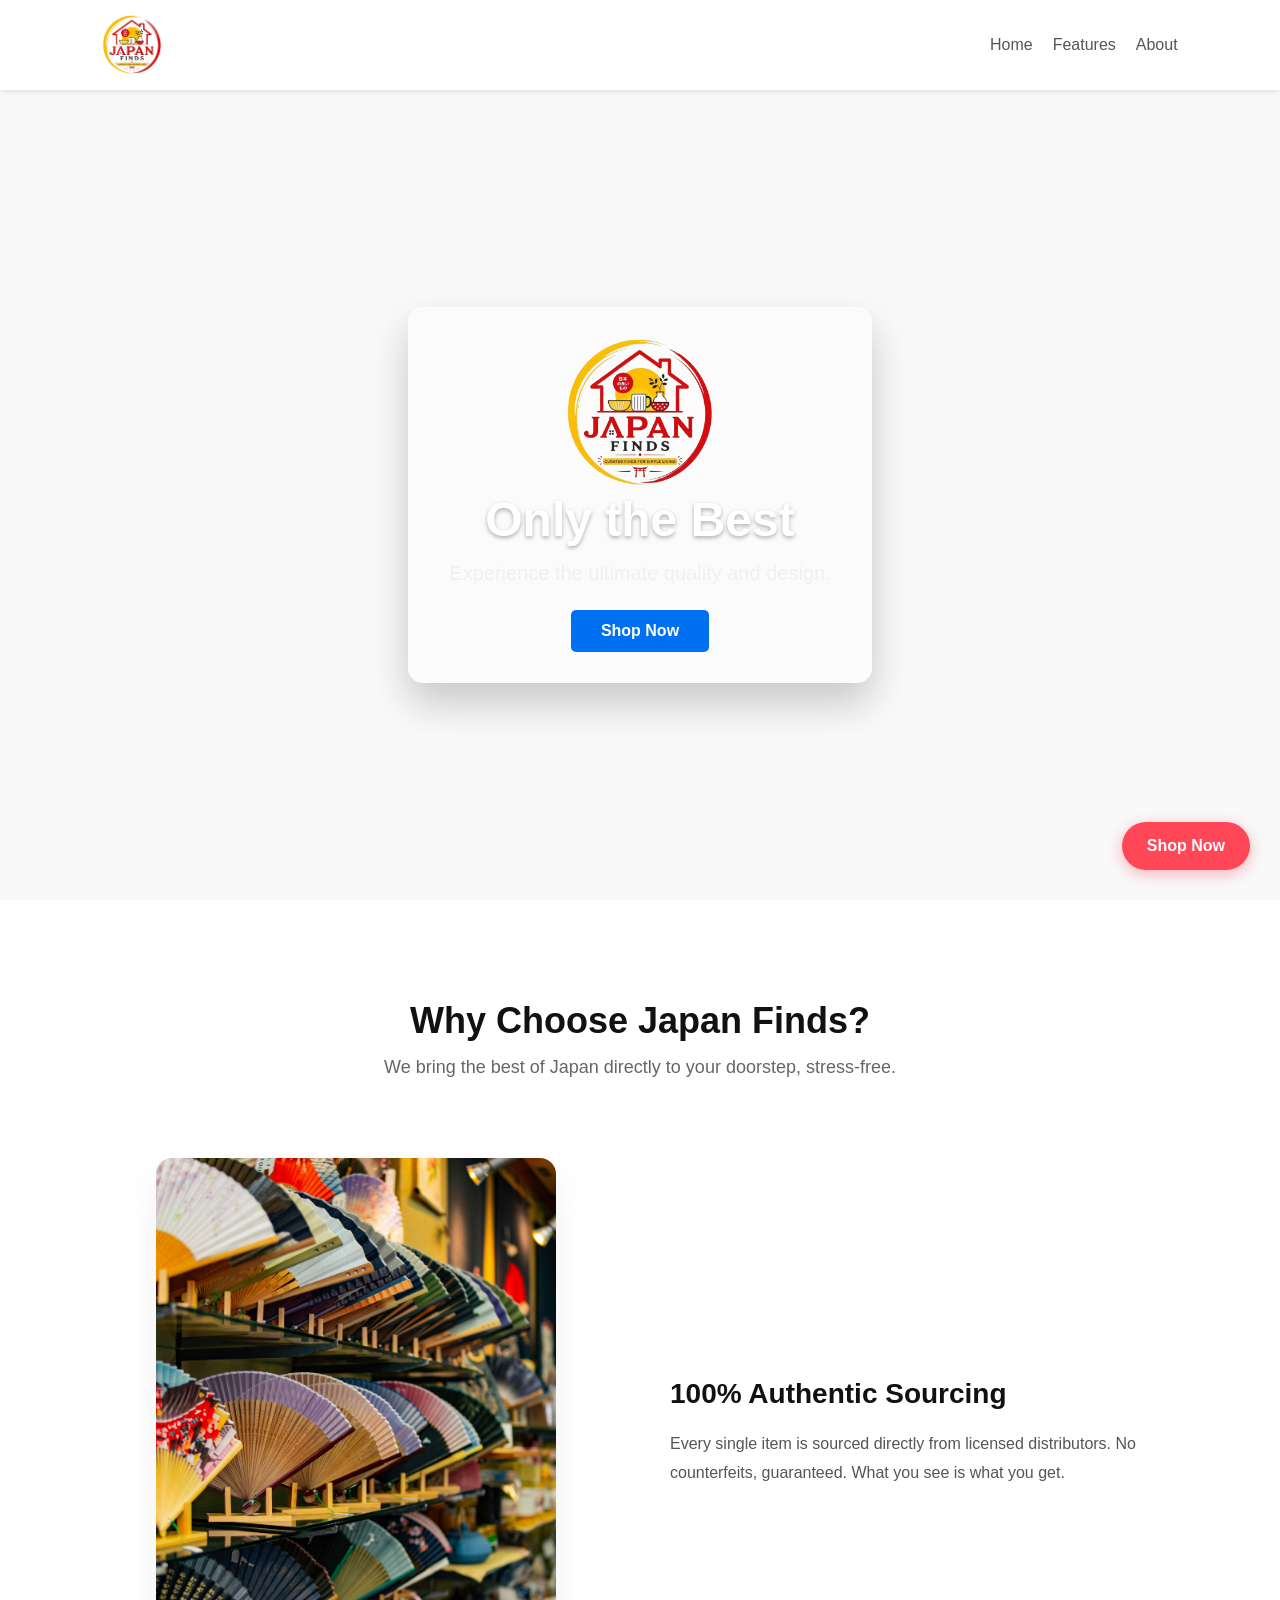
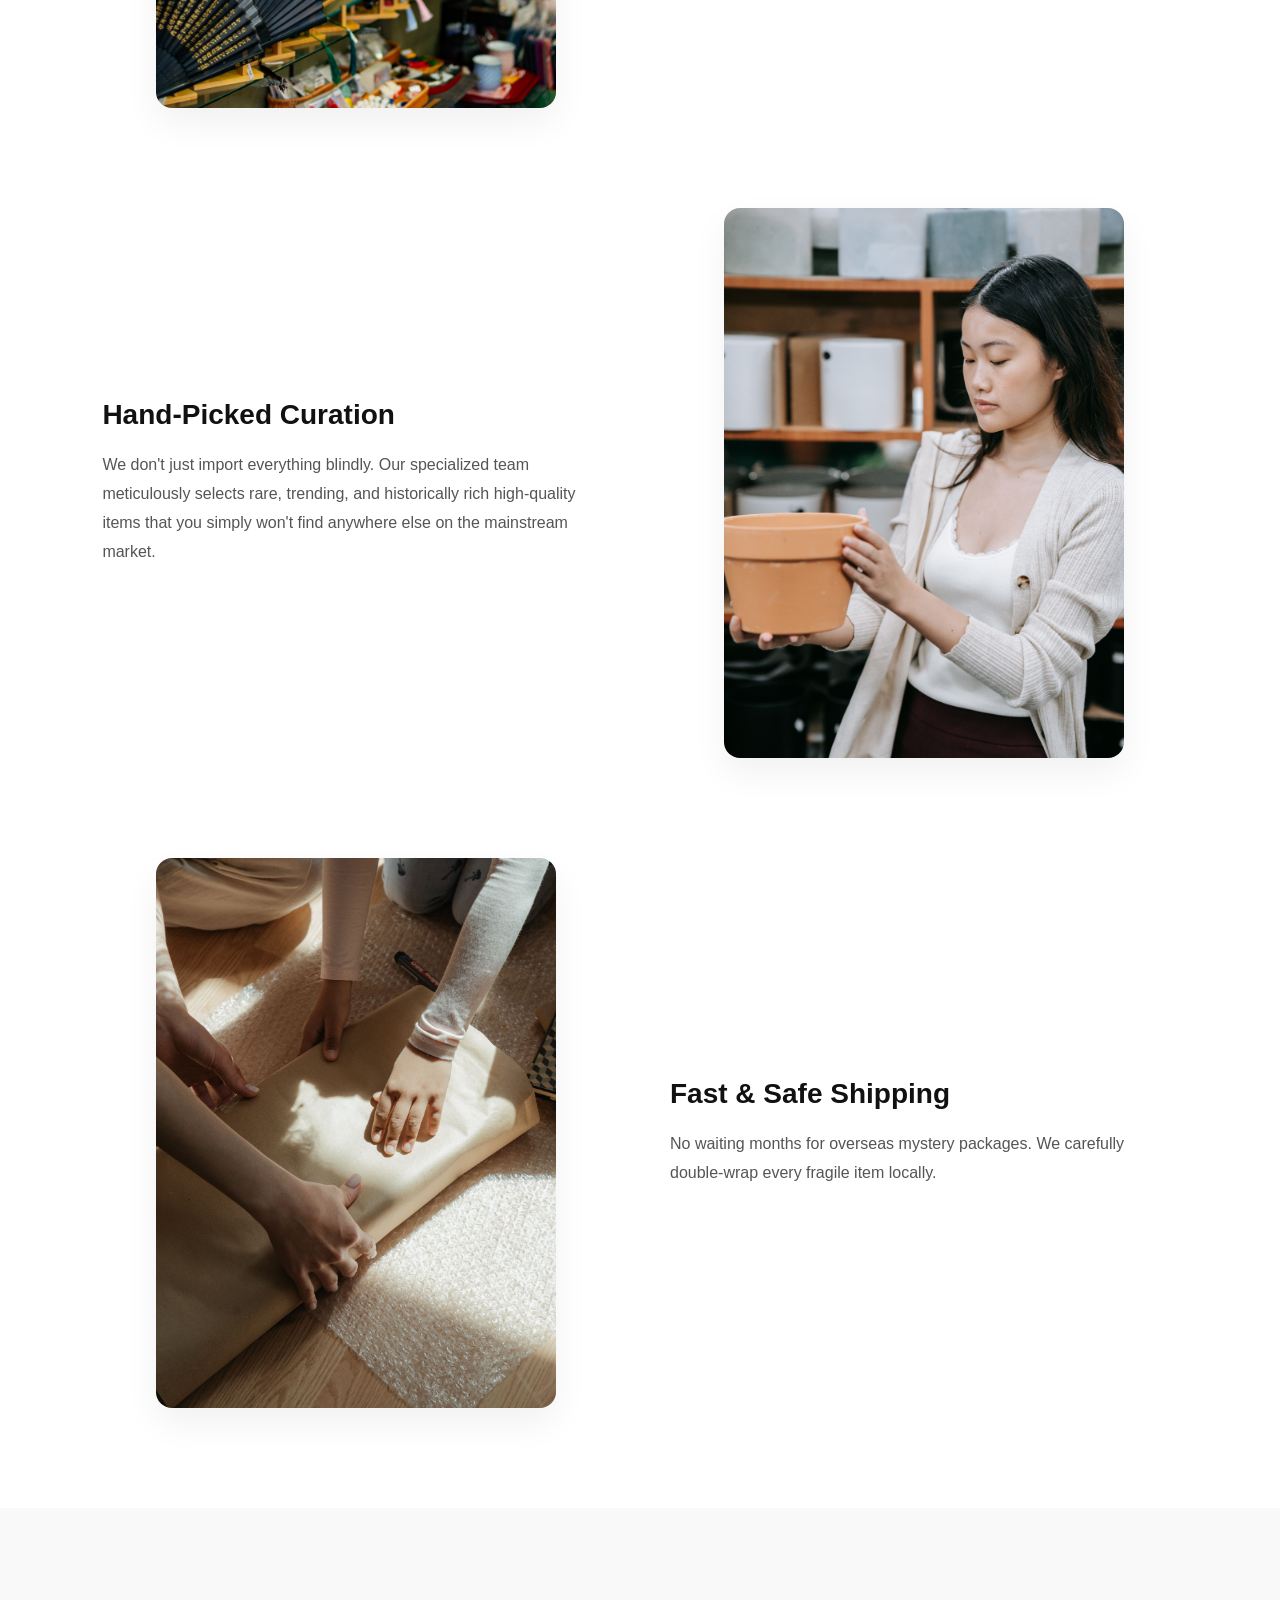
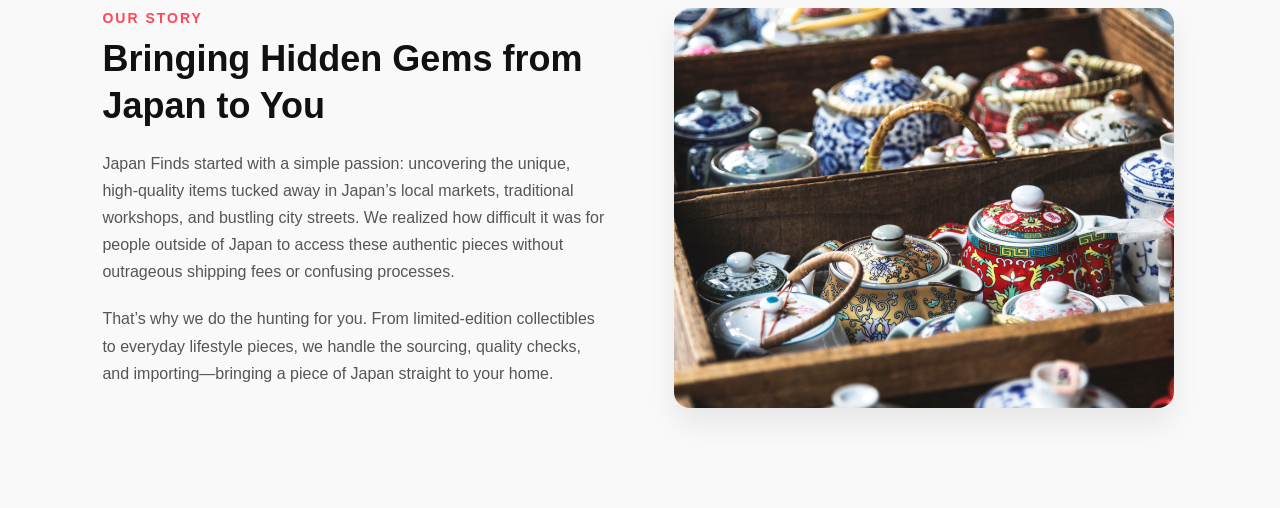
<file: index.html>
<!DOCTYPE html>
<html lang="en">
<head>
    <meta charset="UTF-8">
    <meta name="viewport" content="width=device-width, initial-scale=1.0">
    <title>Japan Finds</title>
    <link rel="icon" type="image/x-icon" href="Images/JapanFindsLogo.png">
    <link rel="stylesheet" href="yelah.css">
</head>
<body>

    <header class="navbar">
        <div class="logo"><img src="Images/JapanFindsLogo.png" alt="Japan Finds Logo"></div>
        <nav>
            <ul class="nav-links">
                <li><a href="#home">Home</a></li>
                <li><a href="#features">Features</a></li>
                <li><a href="#about">About</a></li>
            </ul>
        </nav>
    </header>

    <section id="home" class="hero-section">
        <div class="hero-content">
            <img src="Images/JapanFindsLogo.png" class="hero-logo">

            <h1>Only the Best</h1>
            <p>Experience the ultimate quality and design.</p>
            <a class="hero-btn" href="https://www.facebook.com/profile.php?id=61590052696193&sk=photos">Shop Now</a>
        </div>
    </section>

    <!-- Why Choose Us Section -->
    <section class="features-section" id="features">
        <div class="section-header">
            <h2>Why Choose Japan Finds?</h2>
            <p>We bring the best of Japan directly to your doorstep, stress-free.</p>
        </div>

        <div class="features-container">
            <div class="feature-row">
                <div class="feature-image-box">
                    <img src="Images/AuthenticSource.jpg" alt="100% Authentic Products" class="feature-img">
                </div>
                <div class="feature-text-box">
                    <h3>100% Authentic Sourcing</h3>
                    <p>Every single item is sourced directly from licensed distributors. No counterfeits, guaranteed. What you see is what you get.</p>
                </div>
            </div>

            <div class="feature-row">
                <div class="feature-image-box">
                    <img src="Images/HandPicked.jpg" alt="Hand-Picked Curation" class="feature-img">
                </div>
                <div class="feature-text-box">
                    <h3>Hand-Picked Curation</h3>
                    <p>We don't just import everything blindly. Our specialized team meticulously selects rare, trending, and historically rich high-quality items that you simply won't find anywhere else on the mainstream market.</p>
                </div>
            </div>

            <div class="feature-row">
                <div class="feature-image-box">
                    <img src="Images/DoubleWrap.jpg" alt="Fast & Safe Shipping" class="feature-img">
                </div>
                <div class="feature-text-box">
                    <h3>Fast & Safe Shipping</h3>
                    <p>No waiting months for overseas mystery packages. We carefully double-wrap every fragile item locally.</p>
                </div>
            </div>
        </div>
    </section>
    
    <section class="about-section" id="about">
        <div class="about-container">
            
            <div class="about-text">
                <span>Our Story</span>
                <h2>Bringing Hidden Gems from Japan to You</h2>
                <p>
                    Japan Finds started with a simple passion: uncovering the unique, high-quality items tucked away in Japan’s local markets, traditional workshops, and bustling city streets. We realized how difficult it was for people outside of Japan to access these authentic pieces without outrageous shipping fees or confusing processes.
                </p>
                <p>
                    That’s why we do the hunting for you. From limited-edition collectibles to everyday lifestyle pieces, we handle the sourcing, quality checks, and importing—bringing a piece of Japan straight to your home.
                </p>
            </div>

            <div class="about-image-box">
                <img src="Images/OurStory.jpg" alt="Sourcing products in Japan" class="about-img">
            </div>

        </div>
    </section>

    <a class="floating-btn" href="https://www.facebook.com/profile.php?id=61590052696193&sk=photos">Shop Now</a>

</body>
</html>
</file>
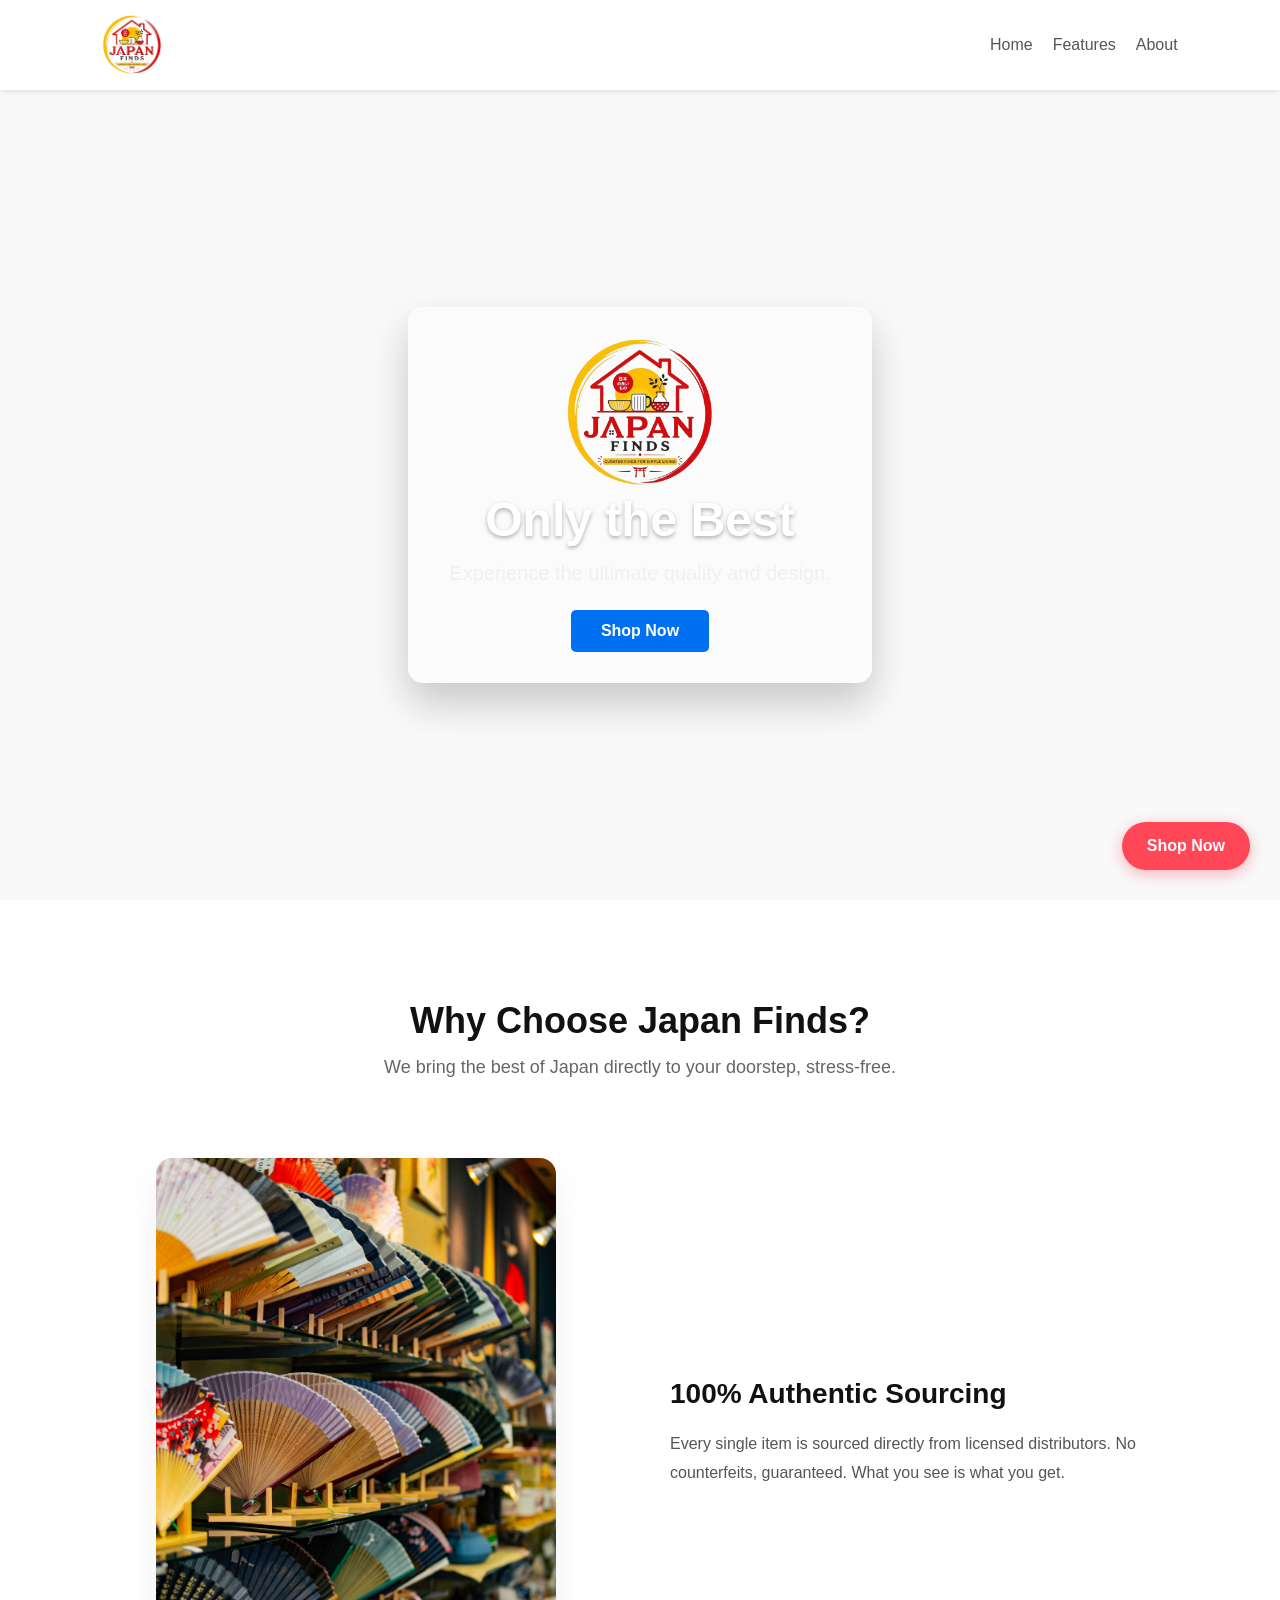
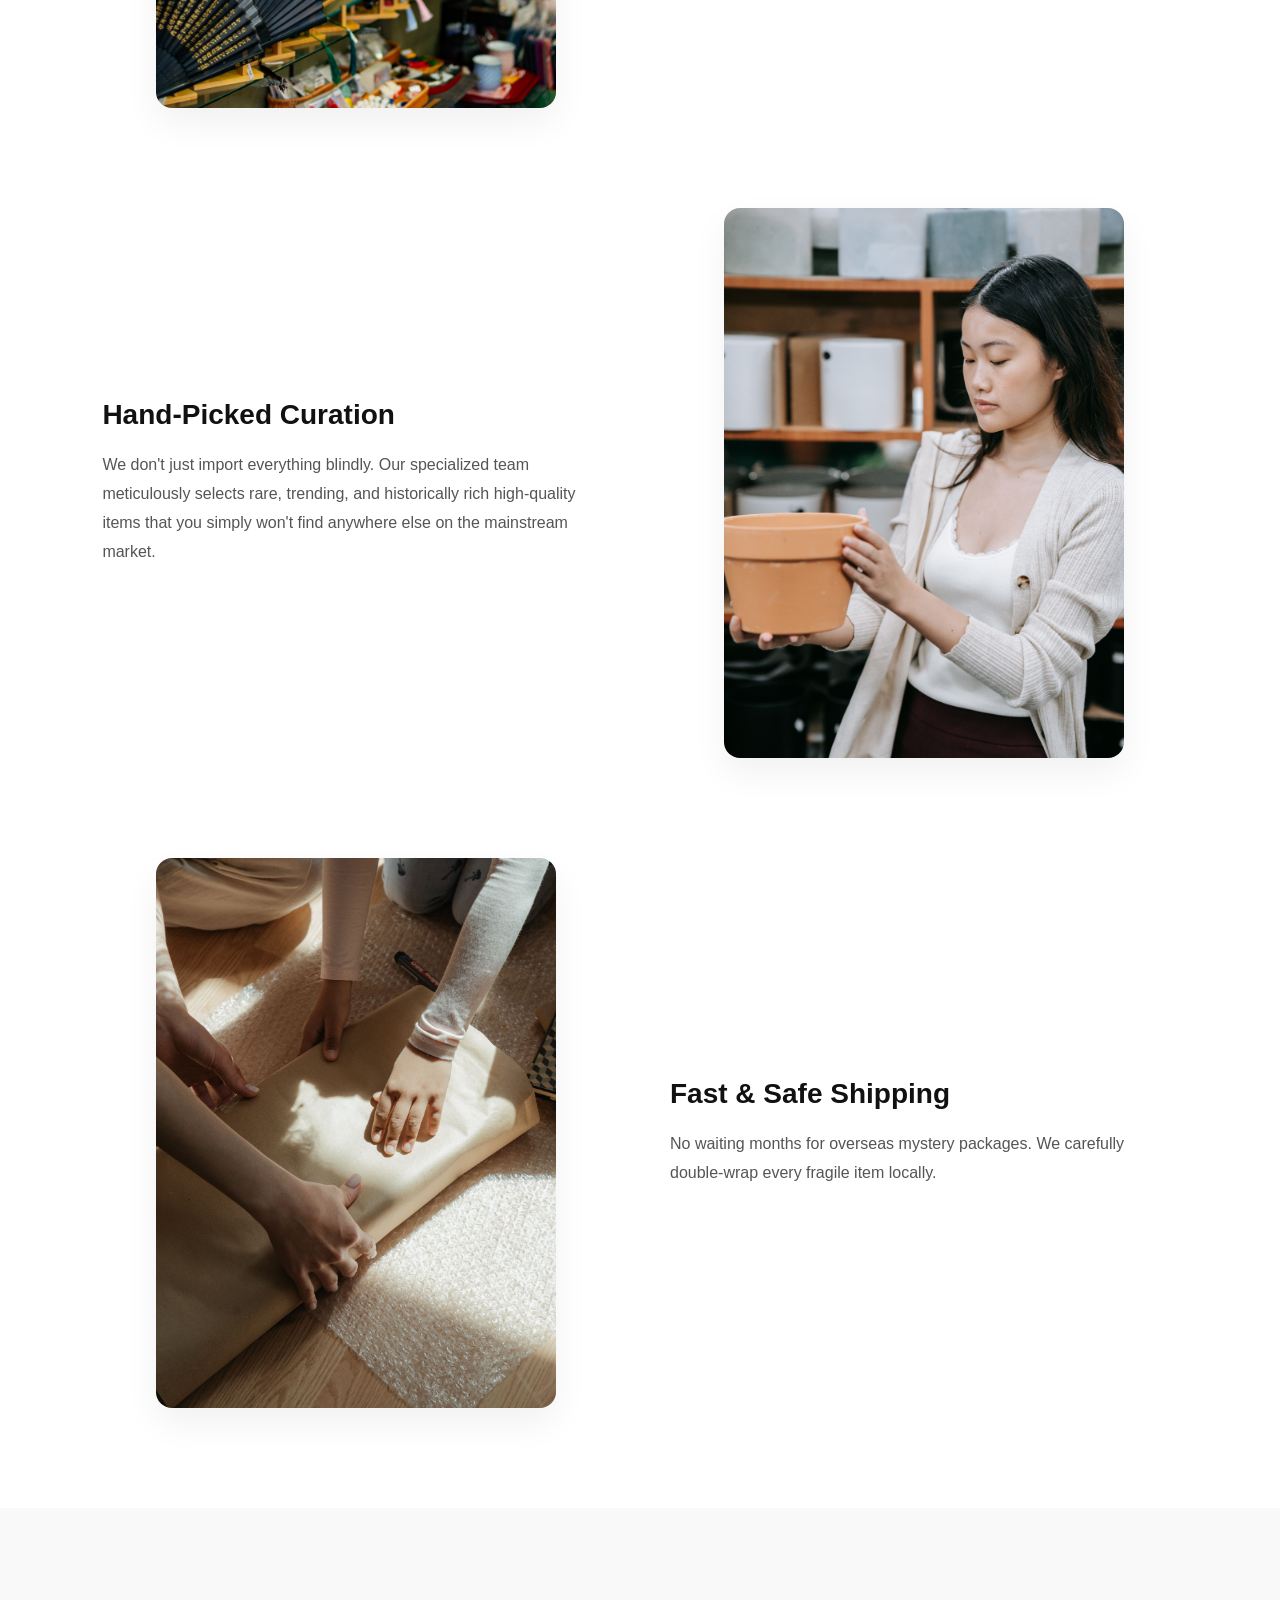
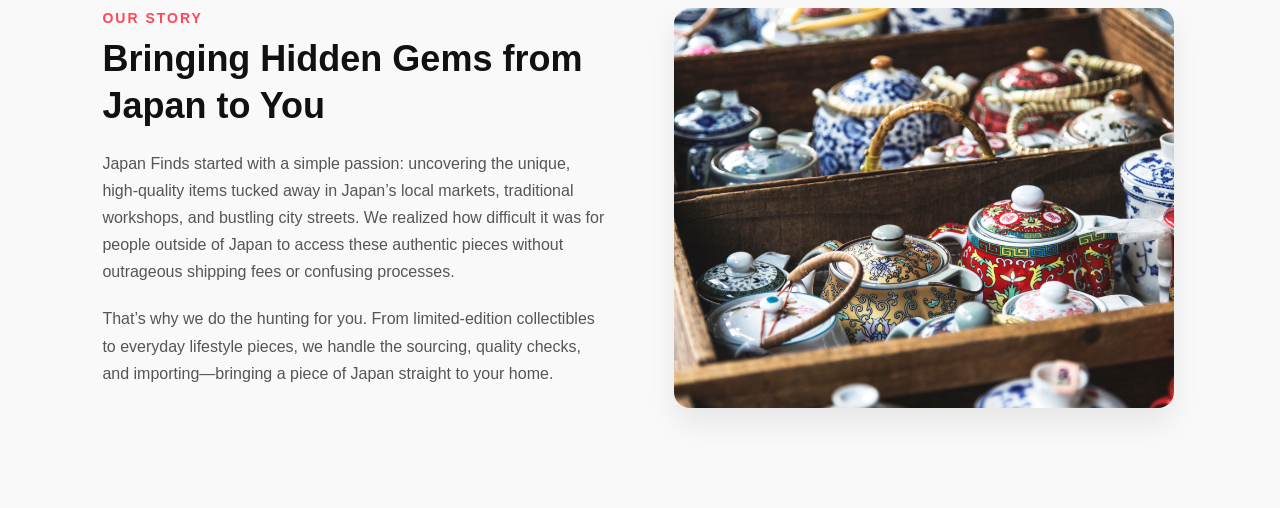
<file: yelah.html>
<!DOCTYPE html>
<html lang="en">
<head>
    <meta charset="UTF-8">
    <meta name="viewport" content="width=device-width, initial-scale=1.0">
    <title>Japan FInds</title>
    <link rel="stylesheet" href="yelah.css">
</head>
<body>

    <header class="navbar">
        <div class="logo"><img src="Images/JapanFindsLogo.png" alt="Japan Finds Logo"></div>
        <nav>
            <ul class="nav-links">
                <li><a href="#home">Home</a></li>
                <li><a href="#features">Features</a></li>
                <li><a href="#about">About</a></li>
            </ul>
        </nav>
    </header>

    <section id="home" class="hero-section">
        <div class="hero-content">
            <img src="Images/JapanFindsLogo.png" class="hero-logo">

            <h1>Only the Best</h1>
            <p>Experience the ultimate quality and design.</p>
            <a class="hero-btn" href="https://www.facebook.com/profile.php?id=61590052696193&sk=photos">Shop Now</a>
        </div>
    </section>

    <!-- Why Choose Us Section -->
    <section class="features-section" id="features">
        <div class="section-header">
            <h2>Why Choose Japan Finds?</h2>
            <p>We bring the best of Japan directly to your doorstep, stress-free.</p>
        </div>

        <div class="features-container">
            <div class="feature-row">
                <div class="feature-image-box">
                    <img src="Images/AuthenticSource.jpg" alt="100% Authentic Products" class="feature-img">
                </div>
                <div class="feature-text-box">
                    <h3>100% Authentic Sourcing</h3>
                    <p>Every single item is sourced directly from licensed distributors. No counterfeits, guaranteed. What you see is what you get.</p>
                </div>
            </div>

            <div class="feature-row">
                <div class="feature-image-box">
                    <img src="Images/HandPicked.jpg" alt="Hand-Picked Curation" class="feature-img">
                </div>
                <div class="feature-text-box">
                    <h3>Hand-Picked Curation</h3>
                    <p>We don't just import everything blindly. Our specialized team meticulously selects rare, trending, and historically rich high-quality items that you simply won't find anywhere else on the mainstream market.</p>
                </div>
            </div>

            <div class="feature-row">
                <div class="feature-image-box">
                    <img src="Images/DoubleWrap.jpg" alt="Fast & Safe Shipping" class="feature-img">
                </div>
                <div class="feature-text-box">
                    <h3>Fast & Safe Shipping</h3>
                    <p>No waiting months for overseas mystery packages. We carefully double-wrap every fragile item locally.</p>
                </div>
            </div>
        </div>
    </section>
    
    <section class="about-section" id="about">
        <div class="about-container">
            
            <div class="about-text">
                <span>Our Story</span>
                <h2>Bringing Hidden Gems from Japan to You</h2>
                <p>
                    Japan Finds started with a simple passion: uncovering the unique, high-quality items tucked away in Japan’s local markets, traditional workshops, and bustling city streets. We realized how difficult it was for people outside of Japan to access these authentic pieces without outrageous shipping fees or confusing processes.
                </p>
                <p>
                    That’s why we do the hunting for you. From limited-edition collectibles to everyday lifestyle pieces, we handle the sourcing, quality checks, and importing—bringing a piece of Japan straight to your home.
                </p>
            </div>

            <div class="about-image-box">
                <img src="Images/OurStory.jpg" alt="Sourcing products in Japan" class="about-img">
            </div>

        </div>
    </section>

    <a class="floating-btn" href="https://www.facebook.com/profile.php?id=61590052696193&sk=photos">Shop Now</a>

</body>
</html>
</file>
<file: yelah.css>
/* Base Resets */
* {
    margin: 0;
    padding: 0;
    box-sizing: border-box;
    font-family: 'Segoe UI', Tahoma, Geneva, Verdana, sans-serif;
    scroll-behavior: smooth;
}

body {
    background-color: #f9f9f9;
    color: #333;
}

/* 1. Header Navigation */
.navbar {
    display: flex;
    justify-content: space-between;
    align-items: center;
    padding: 5px 8%;
    background-color: #ffffff;
    box-shadow: 0 2px 5px rgba(0,0,0,0.1);
    position: sticky;
    top: 0;
    z-index: 1000;
}

.logo img {
    height: 60px;
    width: auto;
    display: block;
    margin-top: 10px;
    margin-bottom: 10px;
}

.nav-links {
    list-style: none;
    display: flex;
    gap: 20px;
}

.nav-links a {
    text-decoration: none;
    color: #555;
    font-weight: 500;
    transition: color 0.3s;
}

.nav-links a:hover {
    color: #0070f3;
}

/* 2. Hero Section (Huge Product Photo) */
.hero-section {
    height: 90vh;
    background-size: cover;
    background-position: center;
    background-repeat: no-repeat;
    display: flex;
    justify-content: center;
    align-items: center;
    text-align: center;
    border-top: 5px 8% #1d3a55;
    color: #fff;
    
    /* 1. Link the animation name, set total duration (e.g., 12 seconds), and make it loop infinitely */
    animation: heroCarousel 12s infinite; 
}

.hero-content {
    background-color: rgba(255, 255, 255, 0.329); /* White with 15% opacity */
    backdrop-filter: blur(8px);                  /* Frosts the image behind the card */
    -webkit-backdrop-filter: blur(8px); 
    
    padding: 30px 40px;
    border: 1px solid rgba(255, 255, 255, 0.562); /* Subtle border highlight */
    border-radius: 15px;

    max-width: 650px;
    margin: 0 auto;
    z-index: 5;
    box-shadow: 0 20px 40px rgba(0, 0, 0, 0.2);
}

/* Controlling the Logo size inside the box */
.hero-logo {
    max-width: 150px; /* Adjust this to size your logo file perfectly */
    height: auto;
    margin-bottom: 20px;
    display: inline-block;
    margin-top: 0px;
    margin-bottom: 0px;
}

/* Typography styles inside the card */
.hero-content h1 {
    font-size: 42px;
    color: #ffffff; 
    margin-bottom: 15px;
    text-shadow: 0 2px 4px rgba(0,0,0,0.3);
}

.hero-content p {
    font-size: 18px;
    color: #f0f0f0;
    margin-bottom: 30px;
}

/* 2. Define the Carousel Animation Frames */
@keyframes heroCarousel {
    0%, 30% {
        background-image: url(Images/MainImage1.jpg);
    }
    
    35%, 65% {
        background-image: url(Images/MainImage2.jpg);
    }
    
    70%, 100% {
        background-image: url(Images/MainImage3.jpg);
    }
}

.hero-content h1 {
    font-size: 48px;
    margin-bottom: 15px;
}

.hero-content p {
    font-size: 20px;
    margin-bottom: 25px;
}

.hero-btn {
    display: inline-block;
    padding: 12px 30px;
    background-color: #0070f3;
    color: #fff;
    text-decoration: none;
    border-radius: 5px;
    font-weight: bold;
    transition: background 0.3s;
}

.hero-btn:hover {
    background-color: #0051b3;
}

/* 3. Persistent Floating Button */
.floating-btn {
    position: fixed;
    bottom: 30px;
    right: 30px;
    background-color: #ff4757;
    color: white;
    padding: 15px 25px;
    border-radius: 50px;
    text-decoration: none;
    font-weight: bold;
    box-shadow: 0 4px 15px rgba(255, 71, 87, 0.4);
    z-index: 9999; /* Ensures it stays on top of everything else */
    transition: transform 0.2s, background-color 0.3s;
}

.floating-btn:hover {
    background-color: #ff2a3b;
    transform: scale(1.05); /* Slight pop effect on hover */
}

/* Dummy content spacing for testing the scroll */
.content-section {
    padding: 60px 8%;
    text-align: center;
}

.spacer {
    height: 600px; /* Forces page length to test scrolling */
}

/* 4. Why Choose Us Section */
.features-section {
    padding: 100px 8%;
    background-color: #ffffff;
}

.section-header {
    text-align: center;
    margin-bottom: 80px;
}

.section-header h2 {
    font-size: 36px;
    color: #111;
    margin-bottom: 15px;
}

.section-header p {
    color: #666;
    font-size: 18px;
}

/* Container holds the rows stacked vertically */
.features-container {
    display: flex;
    flex-direction: column;
    gap: 100px; /* Large space between each feature block */
    max-width: 1100px;
    margin: 0 auto;
}

/* Individual Feature Row Setup */
.feature-row {
    display: flex;
    align-items: center; /* Centers text vertically next to your image */
    justify-content: space-between;
    gap: 60px;
}

/* MAGIC INGREDIENT: Reverses the direction of the SECOND row automatically */
.feature-row:nth-child(even) {
    flex-direction: row-reverse;
}

/* Box sizes */
.feature-image-box, .feature-text-box {
    flex: 1;
}

/* Specific styling for your vertical image dimensions */
.feature-img {
    width: 100%;
    max-width: 400px;  /* Keeps the portrait image from getting overly massive */
    height: 550px;     /* Set a tall height to optimize vertical images */
    object-fit: cover; /* Keeps image ratios perfect without squishing */
    border-radius: 16px;
    box-shadow: 0 15px 35px rgba(0,0,0,0.06);
    display: block;
    margin: 0 auto;
}

/* Text Content within rows */
.feature-text-box h3 {
    font-size: 28px;
    color: #111;
    margin-bottom: 20px;
}

.feature-text-box p {
    color: #555;
    font-size: 16px;
    line-height: 1.8;
}

/* Mobile Responsiveness: Stacks nicely on phones */
@media (max-width: 768px) {
    .feature-row, .feature-row:nth-child(even) {
        flex-direction: column; /* Force everything to stack linearly on mobile */
        gap: 30px;
        text-align: center;
    }
    
    .feature-img {
        height: 400px; /* Scales down image height slightly on mobile screen frames */
    }
}

/* 5. About Section */
.about-section {
    padding: 100px 8%;
    background-color: #f9f9f9; /* Slightly off-white to contrast against the features section */
}

.about-container {
    display: flex;
    align-items: center;
    justify-content: space-between;
    gap: 60px;
    max-width: 1200px;
    margin: 0 auto;
}

/* Text Column Configuration */
.about-text {
    flex: 1;
    text-align: left;
}

.about-text span {
    font-size: 14px;
    text-transform: uppercase;
    letter-spacing: 2px;
    color: #ff4757; /* Matches the vibrant red color accent of the floating button */
    font-weight: bold;
    display: inline-block;
    margin-bottom: 10px;
}

.about-text h2 {
    font-size: 36px;
    color: #111;
    margin-bottom: 20px;
    line-height: 1.3;
}

.about-text p {
    color: #555;
    font-size: 16px;
    line-height: 1.7;
    margin-bottom: 20px;
}

/* Image Column Configuration */
.about-image-box {
    flex: 1;
    display: flex;
    justify-content: center;
}

.about-img {
    width: 100%;
    max-width: 500px;
    height: 400px;
    object-fit: cover; /* Crops the image neatly without distorting it */
    border-radius: 16px;
    box-shadow: 0 15px 30px rgba(0, 0, 0, 0.08);
}

/* Mobile Responsiveness: Stacks columns on smaller screens */
@media (max-width: 768px) {
    .about-container {
        flex-direction: column-reverse; /* Puts text on top, image on bottom for mobile */
        gap: 40px;
    }
    
    .about-text {
        text-align: center;
    }
    
    .about-img {
        height: 300px;
    }
}
</file>
